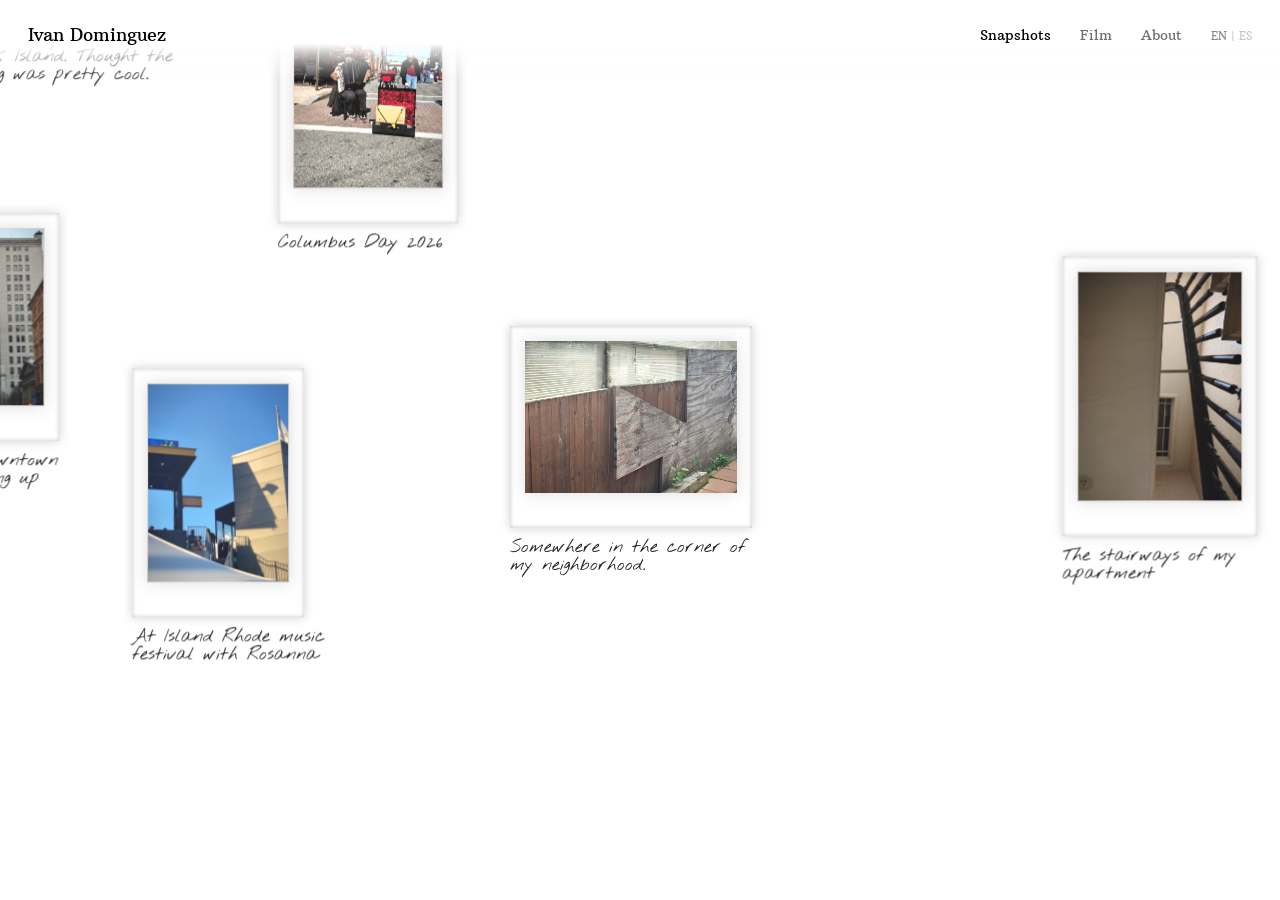
<file: index.html>
<!DOCTYPE html>
<html lang="en">
<head>
<meta charset="UTF-8">
<meta name="viewport" content="width=device-width, initial-scale=1.0">
<title data-es="Libro de fotos">Photo Book</title>

<link rel="icon" type="image/x-icon" href="favicon.ico">
<link rel="icon" type="image/png" sizes="32x32" href="assets/favicon-32x32.png">
<link rel="icon" type="image/png" sizes="16x16" href="assets/favicon-16x16.png">
<link rel="apple-touch-icon" sizes="180x180" href="assets/apple-touch-icon.png">

<meta property="og:type" content="website">
<meta property="og:title" content="Photo Book">
<meta property="og:description" content="A photo book by Ivan Dominguez.">
<meta property="og:url" content="https://ivandominguez.xyz/">
<meta property="og:image" content="https://ivandominguez.xyz/assets/og-image.jpg">
<meta property="og:image:width" content="1600">
<meta property="og:image:height" content="1040">

<meta name="twitter:card" content="summary_large_image">
<meta name="twitter:title" content="Photo Book">
<meta name="twitter:description" content="A photo book by Ivan Dominguez.">
<meta name="twitter:image" content="https://ivandominguez.xyz/assets/og-image.jpg">

<link rel="preconnect" href="https://fonts.googleapis.com">
<link rel="preconnect" href="https://fonts.gstatic.com" crossorigin>
<link href="https://fonts.googleapis.com/css2?family=Nothing+You+Could+Do&family=Arbutus+Slab&display=swap" rel="stylesheet">
<link rel="stylesheet" href="style.css">
</head>
<body class="home">
  <svg class="svg-defs">
    <filter id="graphite" x="-20%" y="-20%" width="140%" height="140%">
      <feTurbulence type="fractalNoise" baseFrequency="0.85" numOctaves="2" seed="7" result="noise"/>
      <feColorMatrix in="noise" type="matrix" values="0 0 0 0 0  0 0 0 0 0  0 0 0 0 0  0 0 0 0.55 0" result="alphaNoise"/>
      <feComposite in="alphaNoise" in2="SourceAlpha" operator="in" result="grain"/>
      <feBlend in="SourceGraphic" in2="grain" mode="multiply"/>
    </filter>
  </svg>

  <div class="canvas-wrap header-wrap">
    <div class="canvas header-canvas">
      <a class="credit" href="index.html">Ivan Dominguez</a>
      <nav class="site-nav">
        <a class="nav-snapshots" data-es="Fotos" href="index.html" aria-current="page">Snapshots</a>
        <a class="nav-film" data-es="Analógico" href="film.html">Film</a>
        <a class="nav-about" data-es="Sobre mí" href="about.html">About</a>
        <div class="lang-switch">
          <button type="button" data-lang="en">EN</button>
          <span aria-hidden="true">|</span>
          <button type="button" data-lang="es">ES</button>
        </div>
      </nav>
    </div>
  </div>

  <!-- an endless canvas: drag or scroll in any direction; the photos are
       scattered at random on each visit and wrap around at the edges -->
  <main class="infinite" id="infinite">
    <figure class="item">
      <div class="photo vertical photo-1">
        <img src="photos/photo-1.jpg" alt="" draggable="false">
      </div>
      <figcaption class="caption" data-es="En el ferry de regreso de Block Island. El techo me pareció bastante genial.">On the ferry back from Block Island. Thought the ceiling was pretty cool.</figcaption>
    </figure>
    <figure class="item">
      <div class="photo vertical photo-2">
        <img src="photos/photo-2.jpg" alt="" draggable="false">
      </div>
      <figcaption class="caption" data-es="En el centro, <br>cuando fui a recoger <br>a Rosanna">Shot at downtown <br>when picking up <br>Rosanna</figcaption>
    </figure>
    <figure class="item">
      <div class="photo vertical photo-3">
        <img src="photos/photo-3.jpg" alt="" draggable="false">
      </div>
      <figcaption class="caption lg" data-es="Una pared cualquiera <br>en algún lugar de mi barrio">A random wall <br>somewhere in my neighborhood</figcaption>
    </figure>
    <figure class="item">
      <div class="photo horizontal photo-8">
        <img src="photos/photo-8.jpg" alt="" draggable="false">
      </div>
      <figcaption class="caption" data-es="En algún rincón de mi barrio.">Somewhere in the corner of my neighborhood.</figcaption>
    </figure>
    <figure class="item">
      <div class="photo vertical photo-6">
        <img src="photos/photo-6.jpg" alt="" draggable="false">
      </div>
      <figcaption class="caption" data-es="En el festival de música <br>Island Rhode con Rosanna">At Island Rhode music <br>festival with Rosanna</figcaption>
    </figure>
    <figure class="item">
      <div class="photo horizontal photo-5">
        <img src="photos/photo-5.jpg" alt="" draggable="false">
      </div>
      <figcaption class="caption" data-es="El mismo techo del ferry de regreso de Block Island. La geometría de esas tuberías me pareció increíble.">The same ceiling of the ferry back from Block Island. Thought those pipelines were very cool in geometry.</figcaption>
    </figure>
    <figure class="item">
      <div class="photo vertical photo-9">
        <img src="photos/photo-9.jpg" alt="" draggable="false">
      </div>
      <figcaption class="caption" data-es="Las escaleras de mi apartamento">The stairways of my apartment</figcaption>
    </figure>
    <figure class="item">
      <div class="photo vertical photo-10">
        <img src="photos/photo-10.jpg" alt="" draggable="false">
      </div>
      <figcaption class="caption" data-es="Día de Colón 2026">Columbus Day 2026</figcaption>
    </figure>
  </main>

  <div class="lightbox" id="lightbox">
    <div class="lightbox-stage" id="lightboxStage">
      <img class="lightbox-glow" id="lightboxGlow" alt="">
      <img class="lightbox-img" id="lightboxImg" alt="">
      <button class="lightbox-close" id="lightboxClose" type="button" aria-label="Close" data-es-label="Cerrar">
        <svg width="21.088" height="25.547" viewBox="-0.544 -0.505 21.088 25.547" fill="none" xmlns="http://www.w3.org/2000/svg" aria-hidden="true">
          <path transform="translate(-0.512 -0.505)" d="M0.947236 0.149255C0.838816 0.0666665 0.708316 0.00911048 0.570021 0.00102228C0.431812 -0.007137 0.29852 0.0337059 0.195462 0.117835C0.0924048 0.201963 0.0257037 0.32438 0.00602859 0.461424C-0.0137337 0.598539 0.0165308 0.73792 0.0757422 0.860679C0.0757422 0.860679 0.0757422 0.860679 0.0757422 0.860679C0.312243 1.34806 0.558427 1.82754 0.814294 2.29911C1.83776 4.18539 3.01616 5.9452 4.3495 7.57853C9.01617 13.2952 13.8937 18.8397 18.9821 24.2121C19.3456 24.5958 19.7101 24.9787 20.0757 25.3607C20.1753 25.4645 20.3093 25.5327 20.4543 25.5452C20.5992 25.5578 20.7423 25.5145 20.8534 25.4238C20.9645 25.3332 21.0356 25.2016 21.0523 25.0571C21.069 24.9125 21.0291 24.7676 20.9472 24.6493C20.9472 24.6493 20.9472 24.6493 20.9472 24.6493C20.6462 24.2146 20.344 23.7808 20.0408 23.3478C15.7959 17.2869 11.3401 11.3981 6.67348 5.6814C5.34015 4.04807 3.85188 2.54121 2.20868 1.16083C1.79788 0.815733 1.3774 0.478542 0.947236 0.149255Z" fill="currentColor"/>
          <path transform="translate(20.51 -0.504) scale(-1 1)" d="M0.942618 0.144454C0.833225 0.0633365 0.702202 0.00729987 0.563953 0.000688076C0.42579 -0.00599557 0.293094 0.0361477 0.19103 0.121201C0.0889663 0.206254 0.023585 0.329175 0.00524443 0.466279C-0.0131823 0.603453 0.0183086 0.742433 0.0783694 0.864661C0.0783694 0.864661 0.0783694 0.864661 0.0783694 0.864661C0.315675 1.34468 0.562584 1.81671 0.819095 2.28072C1.84514 4.1368 3.02483 5.86483 4.35816 7.46483C9.02483 13.0648 13.9006 18.4906 18.9855 23.742C19.3488 24.1171 19.713 24.4913 20.0784 24.8647C20.179 24.9674 20.3137 25.0341 20.4587 25.0451C20.6038 25.0562 20.7464 25.0115 20.8565 24.9197C20.9666 24.828 21.0363 24.6958 21.0515 24.5511C21.0668 24.4065 21.0255 24.262 20.9426 24.1445C20.9426 24.1445 20.9426 24.1445 20.9426 24.1445C20.6413 23.7178 20.3389 23.292 20.0354 22.8671C15.787 16.9186 11.3295 11.1443 6.66283 5.54428C5.32949 3.94428 3.84251 2.47232 2.20189 1.12839C1.79174 0.79241 1.37198 0.464431 0.942618 0.144454Z" fill="currentColor"/>
        </svg>
      </button>
    </div>
  </div>

  <script src="lang.js"></script>
  <script src="infinite.js"></script>
  <script src="lightbox.js"></script>
</body>
</html>
</file>
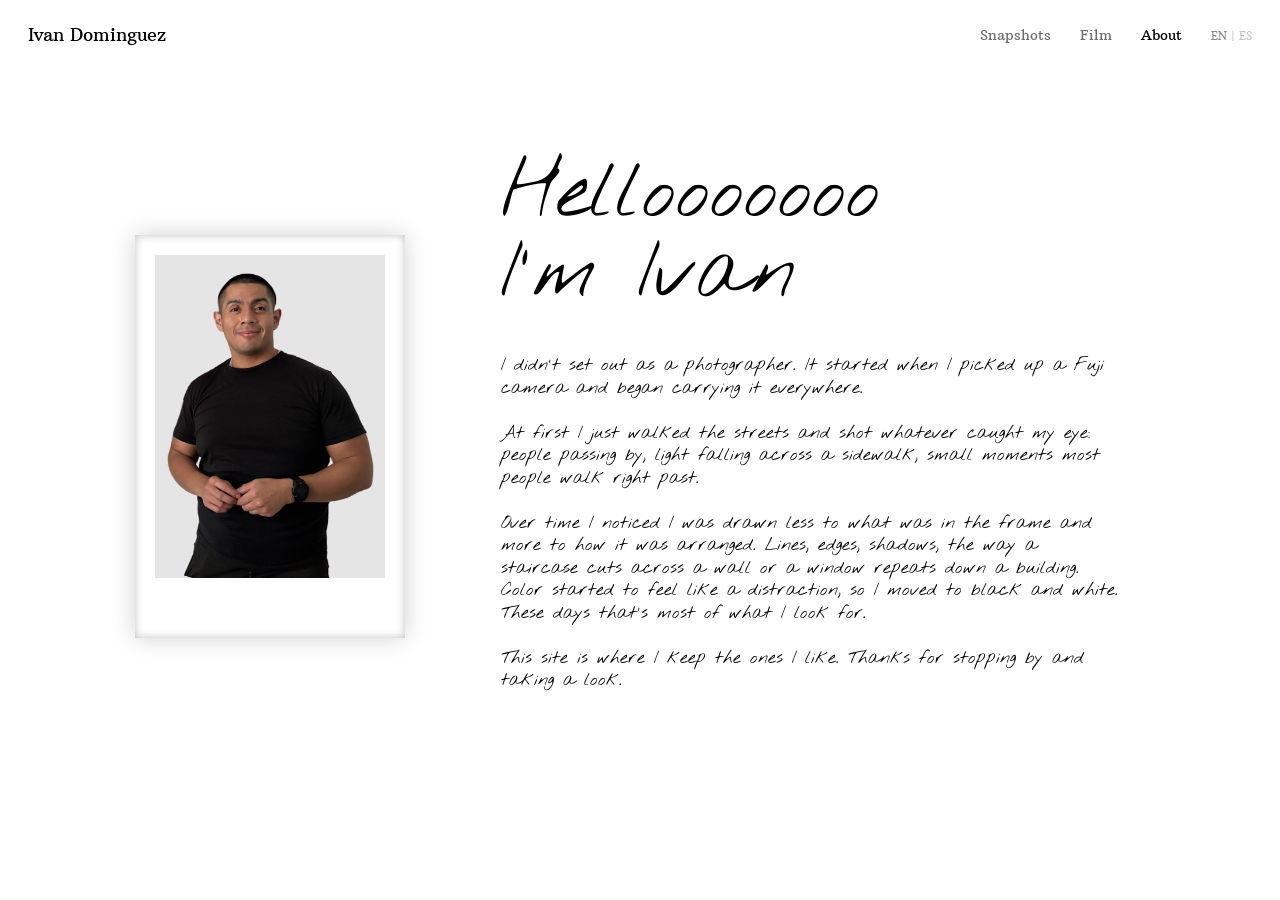
<file: about.html>
<!DOCTYPE html>
<html lang="en">
<head>
<meta charset="UTF-8">
<meta name="viewport" content="width=device-width, initial-scale=1.0">
<title data-es="Sobre mí · Libro de fotos">About · Photo Book</title>

<link rel="icon" type="image/x-icon" href="favicon.ico">
<link rel="icon" type="image/png" sizes="32x32" href="assets/favicon-32x32.png">
<link rel="icon" type="image/png" sizes="16x16" href="assets/favicon-16x16.png">
<link rel="apple-touch-icon" sizes="180x180" href="assets/apple-touch-icon.png">

<meta property="og:type" content="website">
<meta property="og:title" content="About · Photo Book">
<meta property="og:description" content="A photo book by Ivan Dominguez.">
<meta property="og:url" content="https://ivandominguez.xyz/about.html">
<meta property="og:image" content="https://ivandominguez.xyz/assets/og-image.jpg">
<meta property="og:image:width" content="1600">
<meta property="og:image:height" content="1040">

<meta name="twitter:card" content="summary_large_image">
<meta name="twitter:title" content="About · Photo Book">
<meta name="twitter:description" content="A photo book by Ivan Dominguez.">
<meta name="twitter:image" content="https://ivandominguez.xyz/assets/og-image.jpg">

<link rel="preconnect" href="https://fonts.googleapis.com">
<link rel="preconnect" href="https://fonts.gstatic.com" crossorigin>
<link href="https://fonts.googleapis.com/css2?family=Nothing+You+Could+Do&family=Arbutus+Slab&display=swap" rel="stylesheet">
<link rel="stylesheet" href="style.css">
</head>
<body>
  <div class="canvas-wrap about-wrap">
    <div class="canvas about">
      <a class="credit" href="index.html">Ivan Dominguez</a>
      <nav class="site-nav">
        <a class="nav-snapshots" data-es="Fotos" href="index.html">Snapshots</a>
        <a class="nav-film" data-es="Analógico" href="film.html">Film</a>
        <a class="nav-about" data-es="Sobre mí" href="about.html" aria-current="page">About</a>
        <div class="lang-switch">
          <button type="button" data-lang="en">EN</button>
          <span aria-hidden="true">|</span>
          <button type="button" data-lang="es">ES</button>
        </div>
      </nav>

      <h1 class="about-title" data-es="Holaaaaaaaa<br>Soy Ivan">Hellooooooo<br>I’m Ivan</h1>

      <div class="about-body">
        <p data-es="No empecé como fotógrafo. Todo comenzó cuando conseguí una cámara Fuji y empecé a llevarla a todas partes.">I didn't set out as a photographer. It started when I picked up a Fuji camera and began carrying it everywhere.</p>
        <p data-es="Al principio solo caminaba por las calles y fotografiaba lo que me llamaba la atención: gente que pasaba, la luz cayendo sobre una acera, pequeños momentos que la mayoría de la gente pasa de largo.">At first I just walked the streets and shot whatever caught my eye: people passing by, light falling across a sidewalk, small moments most people walk right past.</p>
        <p data-es="Con el tiempo me di cuenta de que me atraía menos lo que había en el encuadre y más cómo estaba dispuesto. Líneas, bordes, sombras, la forma en que una escalera atraviesa una pared o una ventana se repite a lo largo de un edificio. El color empezó a sentirse como una distracción, así que me pasé al blanco y negro. Hoy en día, eso es casi todo lo que busco.">Over time I noticed I was drawn less to what was in the frame and more to how it was arranged. Lines, edges, shadows, the way a staircase cuts across a wall or a window repeats down a building. Color started to feel like a distraction, so I moved to black and white. These days that's most of what I look for.</p>
        <p data-es="Este sitio es donde guardo las que me gustan. Gracias por pasar y echar un vistazo.">This site is where I keep the ones I like. Thanks for stopping by and taking a look.</p>
      </div>

      <!-- polaroid of the little human: swaps to the waving pose on hover -->
      <div class="about-card">
        <div class="about-card-photo">
          <div class="ivan">
            <img class="ivan-default" src="assets/ivan-default.png" alt="Ivan">
            <img class="ivan-hover" src="assets/ivan-hover.png" alt="" aria-hidden="true">
          </div>
        </div>
        <img class="about-emoji emoji-dumbbell" src="assets/emoji-dumbbell.png" alt="" aria-hidden="true">
        <img class="about-emoji emoji-camera" src="assets/emoji-camera.png" alt="" aria-hidden="true">
        <img class="about-emoji emoji-taco" src="assets/emoji-taco.png" alt="" aria-hidden="true">
      </div>
    </div>
  </div>

  <script src="lang.js"></script>
</body>
</html>
</file>
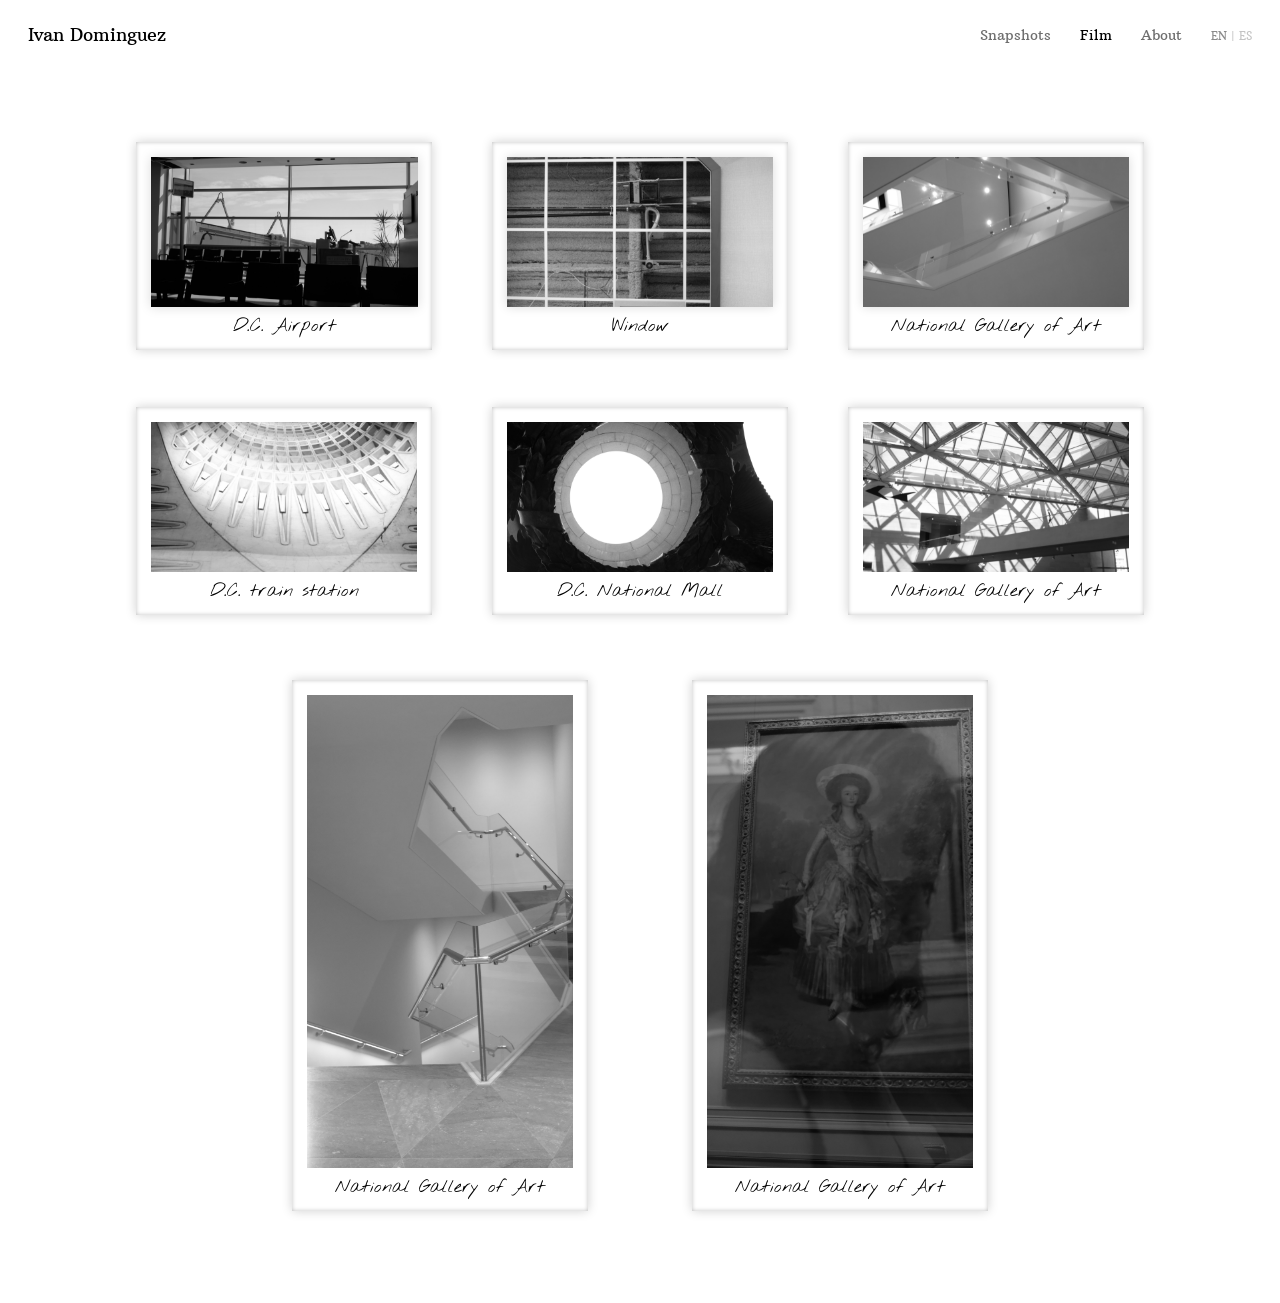
<file: film.html>
<!DOCTYPE html>
<html lang="en">
<head>
<meta charset="UTF-8">
<meta name="viewport" content="width=device-width, initial-scale=1.0">
<title data-es="Analógico · Libro de fotos">Film · Photo Book</title>

<link rel="icon" type="image/x-icon" href="favicon.ico">
<link rel="icon" type="image/png" sizes="32x32" href="assets/favicon-32x32.png">
<link rel="icon" type="image/png" sizes="16x16" href="assets/favicon-16x16.png">
<link rel="apple-touch-icon" sizes="180x180" href="assets/apple-touch-icon.png">

<meta property="og:type" content="website">
<meta property="og:title" content="Film · Photo Book">
<meta property="og:description" content="A photo book by Ivan Dominguez.">
<meta property="og:url" content="https://ivandominguez.xyz/film.html">
<meta property="og:image" content="https://ivandominguez.xyz/assets/og-image.jpg">
<meta property="og:image:width" content="1600">
<meta property="og:image:height" content="1040">

<meta name="twitter:card" content="summary_large_image">
<meta name="twitter:title" content="Film · Photo Book">
<meta name="twitter:description" content="A photo book by Ivan Dominguez.">
<meta name="twitter:image" content="https://ivandominguez.xyz/assets/og-image.jpg">

<link rel="preconnect" href="https://fonts.googleapis.com">
<link rel="preconnect" href="https://fonts.gstatic.com" crossorigin>
<link href="https://fonts.googleapis.com/css2?family=Nothing+You+Could+Do&family=Arbutus+Slab&display=swap" rel="stylesheet">
<link rel="stylesheet" href="style.css">
</head>
<body>
  <div class="canvas-wrap film-wrap">
    <div class="canvas film-canvas">
      <a class="credit" href="index.html">Ivan Dominguez</a>
      <nav class="site-nav">
        <a class="nav-snapshots" data-es="Fotos" href="index.html">Snapshots</a>
        <a class="nav-film" data-es="Analógico" href="film.html" aria-current="page">Film</a>
        <a class="nav-about" data-es="Sobre mí" href="about.html">About</a>
        <div class="lang-switch">
          <button type="button" data-lang="en">EN</button>
          <span aria-hidden="true">|</span>
          <button type="button" data-lang="es">ES</button>
        </div>
      </nav>

      <!-- three rows of polaroids: 3, 3, then the two tall ones -->
      <div class="photo film film-1">
        <div class="film-shot"><img src="photos/film-1.jpg" alt=""></div>
        <p class="film-caption" data-es="Aeropuerto de D.C.">D.C. Airport</p>
      </div>
      <div class="photo film film-2">
        <div class="film-shot"><img src="photos/film-2.jpg" alt=""></div>
        <p class="film-caption" data-es="Ventana">Window</p>
      </div>
      <div class="photo film film-3">
        <div class="film-shot"><img src="photos/film-3.jpg" alt=""></div>
        <p class="film-caption" data-es="Galería Nacional de Arte">National Gallery of Art</p>
      </div>
      <div class="photo film film-4">
        <div class="film-shot"><img src="photos/film-4.jpg" alt=""></div>
        <p class="film-caption" data-es="Estación de tren de D.C.">D.C. train station</p>
      </div>
      <div class="photo film film-5">
        <div class="film-shot"><img src="photos/film-5.jpg" alt=""></div>
        <p class="film-caption" data-es="National Mall de D.C.">D.C. National Mall</p>
      </div>
      <div class="photo film film-6">
        <div class="film-shot"><img src="photos/film-6.jpg" alt=""></div>
        <p class="film-caption" data-es="Galería Nacional de Arte">National Gallery of Art</p>
      </div>
      <div class="photo film film-7">
        <div class="film-shot"><img src="photos/film-7.jpg" alt=""></div>
        <p class="film-caption" data-es="Galería Nacional de Arte">National Gallery of Art</p>
      </div>
      <div class="photo film film-8">
        <div class="film-shot"><img src="photos/film-8.jpg" alt=""></div>
        <p class="film-caption" data-es="Galería Nacional de Arte">National Gallery of Art</p>
      </div>
    </div>
  </div>

  <div class="lightbox" id="lightbox">
    <div class="lightbox-stage" id="lightboxStage">
      <img class="lightbox-glow" id="lightboxGlow" alt="">
      <img class="lightbox-img" id="lightboxImg" alt="">
      <button class="lightbox-close" id="lightboxClose" type="button" aria-label="Close" data-es-label="Cerrar">
        <svg width="21.088" height="25.547" viewBox="-0.544 -0.505 21.088 25.547" fill="none" xmlns="http://www.w3.org/2000/svg" aria-hidden="true">
          <path transform="translate(-0.512 -0.505)" d="M0.947236 0.149255C0.838816 0.0666665 0.708316 0.00911048 0.570021 0.00102228C0.431812 -0.007137 0.29852 0.0337059 0.195462 0.117835C0.0924048 0.201963 0.0257037 0.32438 0.00602859 0.461424C-0.0137337 0.598539 0.0165308 0.73792 0.0757422 0.860679C0.0757422 0.860679 0.0757422 0.860679 0.0757422 0.860679C0.312243 1.34806 0.558427 1.82754 0.814294 2.29911C1.83776 4.18539 3.01616 5.9452 4.3495 7.57853C9.01617 13.2952 13.8937 18.8397 18.9821 24.2121C19.3456 24.5958 19.7101 24.9787 20.0757 25.3607C20.1753 25.4645 20.3093 25.5327 20.4543 25.5452C20.5992 25.5578 20.7423 25.5145 20.8534 25.4238C20.9645 25.3332 21.0356 25.2016 21.0523 25.0571C21.069 24.9125 21.0291 24.7676 20.9472 24.6493C20.9472 24.6493 20.9472 24.6493 20.9472 24.6493C20.6462 24.2146 20.344 23.7808 20.0408 23.3478C15.7959 17.2869 11.3401 11.3981 6.67348 5.6814C5.34015 4.04807 3.85188 2.54121 2.20868 1.16083C1.79788 0.815733 1.3774 0.478542 0.947236 0.149255Z" fill="currentColor"/>
          <path transform="translate(20.51 -0.504) scale(-1 1)" d="M0.942618 0.144454C0.833225 0.0633365 0.702202 0.00729987 0.563953 0.000688076C0.42579 -0.00599557 0.293094 0.0361477 0.19103 0.121201C0.0889663 0.206254 0.023585 0.329175 0.00524443 0.466279C-0.0131823 0.603453 0.0183086 0.742433 0.0783694 0.864661C0.0783694 0.864661 0.0783694 0.864661 0.0783694 0.864661C0.315675 1.34468 0.562584 1.81671 0.819095 2.28072C1.84514 4.1368 3.02483 5.86483 4.35816 7.46483C9.02483 13.0648 13.9006 18.4906 18.9855 23.742C19.3488 24.1171 19.713 24.4913 20.0784 24.8647C20.179 24.9674 20.3137 25.0341 20.4587 25.0451C20.6038 25.0562 20.7464 25.0115 20.8565 24.9197C20.9666 24.828 21.0363 24.6958 21.0515 24.5511C21.0668 24.4065 21.0255 24.262 20.9426 24.1445C20.9426 24.1445 20.9426 24.1445 20.9426 24.1445C20.6413 23.7178 20.3389 23.292 20.0354 22.8671C15.787 16.9186 11.3295 11.1443 6.66283 5.54428C5.32949 3.94428 3.84251 2.47232 2.20189 1.12839C1.79174 0.79241 1.37198 0.464431 0.942618 0.144454Z" fill="currentColor"/>
        </svg>
      </button>
    </div>
  </div>

  <script src="lang.js"></script>
  <script src="lightbox.js"></script>
</body>
</html>
</file>
<file: style.css>
* {
  box-sizing: border-box;
}

:root {
  /* shared "polaroid" treatment: bright, low-contrast flash-photo look */
  --polaroid-grade: contrast(0.85) brightness(1.2) saturate(1.1) sepia(0.06);
  --polaroid-paper: #ffffff;
}

html, body {
  margin: 0;
  background: #ffffff;
}

.canvas-wrap {
  width: 100%;
  display: flex;
  justify-content: center;
}

.canvas {
  position: relative;
  flex-shrink: 0;
  width: 1280px;
  height: 832px;
  background: #ffffff;
  transform-origin: top center;
}

@media (min-width: 701px) and (max-width: 1280px) {
  .canvas {
    transform: scale(calc(100vw / 1280px));
  }
  .canvas-wrap {
    height: calc(832px * (100vw / 1280px));
  }
}

.photo {
  /* frame paper width; set per photo on mobile */
  --pad: 15px;
  --pad-bottom: calc(var(--pad) * 35 / 15);
  --extra: calc(var(--pad-bottom) - var(--pad));
  position: absolute;
  border: 15px solid var(--polaroid-paper);
  box-shadow: 0 0 15px rgba(0, 0, 0, 0.15);
  cursor: pointer;
  z-index: 1;
  transition: transform 0.25s ease, box-shadow 0.25s ease;
}

.photo:hover {
  transform: scale(1.03);
  box-shadow: 0 6px 20px rgba(0, 0, 0, 0.2);
}

/* homepage polaroid frames, as in the Figma "Frame 11" (vertical) and
   "Frame 15" (horizontal) cards: a deeper bottom margin, a soft outer
   shadow and a faint inner one; the frame grows by the extra bottom
   margin so the photo window keeps its size */
.photo.vertical,
.photo.horizontal {
  padding: var(--pad) var(--pad) var(--pad-bottom);
  border: 0;
  background: var(--polaroid-paper);
  box-shadow: 0 0 10px #d1d1d1, inset 0 0 4px rgba(0, 0, 0, 0.25);
}

.photo.vertical:hover,
.photo.horizontal:hover {
  box-shadow: 0 6px 20px rgba(0, 0, 0, 0.2), inset 0 0 4px rgba(0, 0, 0, 0.25);
}

.photo.vertical img,
.photo.horizontal img {
  box-shadow: 0 0 15px rgba(0, 0, 0, 0.15);
}

.photo.vertical img {
  border: 1.5px solid #c8c6c6;
}

/* keep the bloom and vignette on the photo, off the paper */
.photo.vertical::before,
.photo.vertical::after,
.photo.horizontal::before,
.photo.horizontal::after {
  inset: var(--pad) var(--pad) var(--pad-bottom);
}

.photo img {
  display: block;
  width: 100%;
  height: 100%;
  object-fit: cover;
  filter: var(--polaroid-grade);
}

/* soft, dreamy highlight bloom over each photo */
.photo::before {
  content: "";
  position: absolute;
  inset: 0;
  z-index: 2;
  background: radial-gradient(ellipse at 40% 32%, rgba(255, 248, 230, 0.4), rgba(255, 248, 230, 0) 62%);
  mix-blend-mode: soft-light;
  pointer-events: none;
}

/* faint vignette over each photo */
.photo::after {
  content: "";
  position: absolute;
  inset: 0;
  z-index: 2;
  background: radial-gradient(ellipse at center, rgba(0, 0, 0, 0) 60%, rgba(30, 24, 18, 0.18) 100%);
  mix-blend-mode: multiply;
  pointer-events: none;
}

.lightbox {
  position: fixed;
  inset: 0;
  z-index: 1000;
  display: flex;
  align-items: center;
  justify-content: center;
  background: rgba(20, 20, 20, 0);
  backdrop-filter: blur(0px);
  -webkit-backdrop-filter: blur(0px);
  opacity: 0;
  pointer-events: none;
  transition: opacity 0.35s ease, background 0.35s ease, backdrop-filter 0.35s ease;
}

.lightbox.active {
  opacity: 1;
  pointer-events: auto;
  background: rgba(20, 20, 20, 0.6);
  backdrop-filter: blur(10px);
  -webkit-backdrop-filter: blur(10px);
}

/* the system cursor is replaced by .lightbox-arrow while browsing */
.lightbox.active {
  cursor: none;
}

.lightbox-arrow {
  position: fixed;
  left: 0;
  top: 0;
  z-index: 1001;
  display: none;
  pointer-events: none;
  mix-blend-mode: difference;
}

.lightbox-arrow.visible {
  display: block;
}

.lightbox-arrow svg {
  display: block;
}

.lightbox-arrow.prev svg {
  transform: scaleX(-1);
}

/* an X just above the photo's top-right corner, as in the Figma mockup */
.lightbox-close {
  position: absolute;
  right: 0;
  bottom: calc(100% + 16px);
  z-index: 3;
  display: block;
  margin: 0;
  padding: 0;
  border: 0;
  background: none;
  color: #c8c8c8;
  cursor: pointer;
  transition: color 0.2s ease;
}

.lightbox-close svg {
  display: block;
}

.lightbox-close:hover {
  color: #ffffff;
}

.lightbox-stage {
  position: relative;
  display: inline-flex;
  transition: opacity 0.15s ease;
}

.lightbox-stage.switching {
  opacity: 0;
}

.lightbox-glow {
  position: absolute;
  inset: 0;
  width: 100%;
  height: 100%;
  object-fit: cover;
  filter: var(--polaroid-grade) blur(50px) brightness(0.75) saturate(1.15);
  transform: scale(1.3);
  z-index: 0;
  border-radius: 20px;
  pointer-events: none;
}

.lightbox-img {
  position: relative;
  z-index: 1;
  display: block;
  object-fit: cover;
  box-sizing: border-box;
  box-shadow: 0 30px 90px rgba(0, 0, 0, 0.55);
  filter: var(--polaroid-grade);
}

/* soft highlight bloom + faint vignette over the enlarged photo */
.lightbox-stage::before,
.lightbox-stage::after {
  content: "";
  position: absolute;
  inset: 0;
  z-index: 2;
  pointer-events: none;
}

.lightbox-stage::before {
  background: radial-gradient(ellipse at 40% 32%, rgba(255, 248, 230, 0.4), rgba(255, 248, 230, 0) 62%);
  mix-blend-mode: soft-light;
}

/* film photos open without the polaroid grade, bloom or vignette */
.lightbox.plain .lightbox-img {
  filter: none;
}

.lightbox.plain .lightbox-glow {
  filter: blur(50px) brightness(0.75);
}

.lightbox.plain .lightbox-stage::before,
.lightbox.plain .lightbox-stage::after {
  content: none;
}

.lightbox-stage::after {
  background: radial-gradient(ellipse at center, rgba(0, 0, 0, 0) 60%, rgba(30, 24, 18, 0.18) 100%);
  mix-blend-mode: multiply;
}

.caption {
  position: absolute;
  margin: 0;
  font-family: "Nothing You Could Do", cursive;
  font-size: 18px;
  line-height: 18px;
  color: #2e2c2a;
  filter: url(#graphite);
}

.caption.lg {
  font-size: 20px;
  line-height: 20px;
}

.credit {
  position: absolute;
  left: 28px;
  top: 26px;
  margin: 0;
  font-family: "Arbutus Slab", serif;
  font-weight: 400;
  font-size: 18px;
  line-height: 18px;
  color: #000000;
}

a.credit {
  text-decoration: none;
}

/* top-right page links, identical on every page; the current page is black */
.site-nav {
  position: absolute;
  top: 26px;
  right: 28px;
  display: flex;
  align-items: baseline;
  gap: 29px;
}

.site-nav a {
  font-family: "Arbutus Slab", serif;
  font-weight: 400;
  font-size: 14px;
  line-height: 18px;
  color: #6e6e6e;
  text-decoration: none;
  transition: color 0.2s ease;
}

.site-nav a:hover,
.site-nav a[aria-current="page"] {
  color: #000000;
}

/* the EN | ES switch after the links: smaller and lighter, the current
   language a shade darker */
.lang-switch {
  display: flex;
  align-items: baseline;
  gap: 4px;
  font-family: "Arbutus Slab", serif;
  font-size: 11px;
  line-height: 18px;
  color: #c4c4c4;
}

.lang-switch button {
  padding: 0;
  border: 0;
  background: none;
  font: inherit;
  color: inherit;
  cursor: pointer;
  transition: color 0.2s ease;
}

.lang-switch button:hover,
.lang-switch button[aria-pressed="true"] {
  color: #8a8a8a;
}

.svg-defs {
  position: absolute;
  width: 0;
  height: 0;
}

/* photo sizes, matching the Figma layout; where each one lands is
   picked at random by infinite.js */
.photo-1 { width: 158px; height: calc(211px + var(--extra)); }
.photo-2 { width: 156px; height: calc(208px + var(--extra)); }
.photo-3 { width: 191px; height: calc(255px + var(--extra)); }
.photo-8 { width: 242px; height: calc(182px + var(--extra)); }
.photo-6 { width: 172px; height: calc(229px + var(--extra)); }
.photo-5 { width: 278px; height: calc(209px + var(--extra)); }
.photo-9 { width: 195px; height: calc(260px + var(--extra)); }
.photo-10 { width: 180px; height: calc(240px + var(--extra)); }

/* ---------- homepage: infinite canvas ---------- */

body.home {
  overflow: hidden;
  overscroll-behavior: none;
}

/* the name and links float over the canvas on a fading strip of paper */
.canvas-wrap.header-wrap {
  position: fixed;
  top: 0;
  left: 0;
  right: 0;
  z-index: 10;
  height: auto;
  pointer-events: none;
  background: linear-gradient(#ffffff 55%, rgba(255, 255, 255, 0));
}

.canvas.header-canvas {
  height: 80px;
  background: none;
}

.header-canvas a,
.header-canvas button {
  pointer-events: auto;
}

.infinite {
  position: fixed;
  inset: 0;
  overflow: hidden;
  cursor: grab;
  touch-action: none;
  user-select: none;
  -webkit-user-select: none;
}

.infinite.dragging {
  cursor: grabbing;
}

/* each photo travels with its caption, 10px below it */
.item {
  position: absolute;
  left: 0;
  top: 0;
  margin: 0;
  will-change: transform;
}

.item .photo {
  position: relative;
}

.item .caption {
  position: static;
  width: max-content;
  max-width: 260px;
  margin-top: 10px;
}

/* mobile layout: matches the Figma mobile design exactly at its native
   402px width, and scales down further (never up) for narrower phones */
@media (max-width: 700px) {
  .canvas {
    width: 402px;
    height: 992px;
    transform: scale(min(1, calc(100vw / 402px)));
  }
  .canvas-wrap {
    height: min(992px, calc(992px * (100vw / 402px)));
  }

  .site-nav {
    gap: 16px;
  }

  /* the Spanish links run longer; close up so they clear the name */
  html[lang="es"] .site-nav {
    gap: 11px;
  }

  /* no room beside the links on a phone, so it sits just under them */
  .lang-switch {
    position: absolute;
    top: 20px;
    right: 0;
  }

  .caption,
  .caption.lg {
    font-size: 12px;
    line-height: 12px;
  }

  .item .caption {
    max-width: 170px;
  }

  .photo-1 { width: 137px;     height: calc(182px + var(--extra)); --pad: 8px; }
  .photo-2 { width: 128.822px; height: calc(171.763px + var(--extra)); --pad: 8px; }
  .photo-3 { width: 134.83px;  height: calc(179.773px + var(--extra)); --pad: 10.582px; }
  .photo-8 { width: 173px;     height: calc(130px + var(--extra)); --pad: 8px; }
  .photo-6 { width: 131.818px; height: calc(175.758px + var(--extra)); --pad: 8px; }
  .photo-5 { width: 193px;     height: calc(145px + var(--extra)); --pad: 8px; }
  .photo-9 { width: 107px;     height: calc(143px + var(--extra)); --pad: 9.919px; }
  .photo-10 { width: 132px;     height: calc(176px + var(--extra)); --pad: 8px; }
}

/* ---------- about page ---------- */

.about-title {
  position: absolute;
  left: 501px;
  top: 155px;
  margin: 0;
  font-family: "Nothing You Could Do", cursive;
  font-weight: 400;
  font-size: 80px;
  line-height: 80px;
  color: #000000;
  white-space: nowrap;
}

.about-body {
  position: absolute;
  left: 501px;
  top: 354px;
  width: 620px;
  font-family: "Nothing You Could Do", cursive;
  font-size: 18px;
  line-height: 22.5px;
  color: #000000;
}

.about-body p {
  margin: 0 0 22.5px;
}

.about-body p:last-child {
  margin-bottom: 0;
}

/* the polaroid on the left, as in the Figma "About-default" frame */
.about-card {
  position: absolute;
  left: 135px;
  top: 235px;
  padding: 20px 20px 60px;
  background: #ffffff;
  box-shadow: 0 0 21.989px #d1d1d1, inset 0 0 8.796px rgba(0, 0, 0, 0.25);
}

/* the grey photo area; the waving arm may reach out past its sides and
   top on hover, but the bottom stays cut at the photo's edge */
.about-card-photo {
  display: flex;
  flex-direction: column;
  align-items: center;
  justify-content: flex-end;
  width: 230px;
  height: 323px;
  background: #e5e5e5;
  clip-path: inset(-100vh -100vw 0 -100vw);
}

/* the box is the default pose; the hover pose (306x288 in the Figma
   "About" hover frame) sits on the same bottom edge, centered on it */
.ivan {
  position: relative;
  flex-shrink: 0;
  width: 207px;
  height: 305px;
}

/* 0.25s cross-fade: ease-in on the way in, ease-out on the way back;
   the stickers come and go with the waving pose */
.ivan img,
.about-emoji {
  position: absolute;
  display: block;
  transition: opacity 0.25s ease-out, transform 0.25s ease-out;
}

.ivan:hover img,
.about-card:has(.ivan:hover) .about-emoji {
  transition-timing-function: ease-in;
}

.ivan-default {
  inset: 0;
  width: 100%;
  height: 100%;
}

.ivan-hover {
  left: -23.91%;
  bottom: 0;
  width: 147.83%;
  height: 94.43%;
  opacity: 0;
  pointer-events: none;
}

.ivan:hover .ivan-default {
  opacity: 0;
}

.ivan:hover .ivan-hover {
  opacity: 1;
  pointer-events: auto;
}

/* the stickers that pop up around his hand, placed relative to the card */
.about-emoji {
  z-index: 1;
  opacity: 0;
  transform: rotate(var(--tilt, 0deg)) scale(0.6);
  pointer-events: none;
}

.emoji-dumbbell { left: -114.49px; top: 93.84px; width: 112px; height: 89px;  --tilt: -37.31deg; }
.emoji-camera   { left: 2.09px;    top: 57.38px; width: 106px; height: 158px; --tilt: 7.68deg; }
.emoji-taco     { left: -45px;     top: 7px;     width: 97px;  height: 146px; }

.about-card:has(.ivan:hover) .about-emoji {
  opacity: 1;
  transform: rotate(var(--tilt, 0deg)) scale(1);
}

/* no mobile frame in Figma yet: stack the text and keep the figure at the end */
@media (max-width: 700px) {
  .about-wrap {
    height: auto;
  }

  .canvas.about {
    width: 402px;
    height: auto;
    transform: none;
    zoom: min(1, calc(100vw / 402px));
    padding: 70px 28px 0;
    overflow: hidden;
  }

  .about-title {
    position: static;
    font-size: 48px;
    line-height: 48px;
  }

  .about-body {
    position: static;
    width: auto;
    margin-top: 32px;
    font-size: 16px;
    line-height: 20px;
  }

  .about-body p {
    margin-bottom: 20px;
  }

  .about-card {
    position: relative;
    left: auto;
    top: auto;
    width: fit-content;
    margin: 40px auto 0;
  }
}

/* ---------- film page ---------- */

/* the film page is taller than the others: 1280x1303 in Figma */
.canvas.film-canvas {
  height: 1303px;
}

@media (min-width: 701px) and (max-width: 1280px) {
  .film-wrap {
    height: calc(1303px * (100vw / 1280px));
  }
}

/* black-and-white film in a white card with a handwritten caption below,
   as in the Figma "Frame 12" cards; no polaroid grade, bloom or vignette */
.photo.film {
  width: 296px;
  padding: 15px;
  border: 0;
  background: #ffffff;
  display: flex;
  flex-direction: column;
  align-items: center;
  gap: 10px;
  box-shadow: 0 0 10px #d1d1d1, inset 0 0 4px rgba(0, 0, 0, 0.25);
}

.photo.film:hover {
  box-shadow: 0 6px 20px rgba(0, 0, 0, 0.2), inset 0 0 4px rgba(0, 0, 0, 0.25);
}

.photo.film img {
  filter: none;
}

.photo.film::before,
.photo.film::after {
  content: none;
}

.film-shot {
  flex-shrink: 0;
}

.film-caption {
  margin: 0;
  font-family: "Nothing You Could Do", cursive;
  font-weight: 400;
  font-size: 18px;
  line-height: 18px;
  color: #000000;
  white-space: nowrap;
}

/* card positions, matching the Figma layout: two rows of three, then
   the two tall ones */
.film-1 { left: 136px; top: 142px; }
.film-2 { left: 492px; top: 142px; }
.film-3 { left: 848px; top: 142px; }
.film-4 { left: 136px; top: 407px; }
.film-5 { left: 492px; top: 407px; }
.film-6 { left: 848px; top: 407px; }
.film-7 { left: 292px; top: 680px; }
.film-8 { left: 692px; top: 680px; }

.film-1 .film-shot { width: 267px;     height: 150px;     box-shadow: 0 0 11.25px rgba(0, 0, 0, 0.15); }
.film-2 .film-shot { width: 266.087px; height: 149.739px; box-shadow: 0 0 9.783px rgba(0, 0, 0, 0.15); }
.film-3 .film-shot { width: 266.518px; height: 150px;     box-shadow: 0 0 10.045px rgba(0, 0, 0, 0.15); }
.film-4 .film-shot,
.film-5 .film-shot,
.film-6 .film-shot { width: 266px;     height: 149.69px; }
.film-7 .film-shot,
.film-8 .film-shot { width: 266px;     height: 472.684px; }

/* no mobile frame in Figma yet: stack the cards in the 402px column */
@media (max-width: 700px) {
  .film-wrap {
    height: auto;
  }

  .canvas.film-canvas {
    height: auto;
    transform: none;
    zoom: min(1, calc(100vw / 402px));
    padding: 85px 0 40px;
    display: flex;
    flex-direction: column;
    align-items: center;
    gap: 40px;
  }

  .photo.film {
    position: relative;
    left: auto;
    top: auto;
  }
}
</file>
